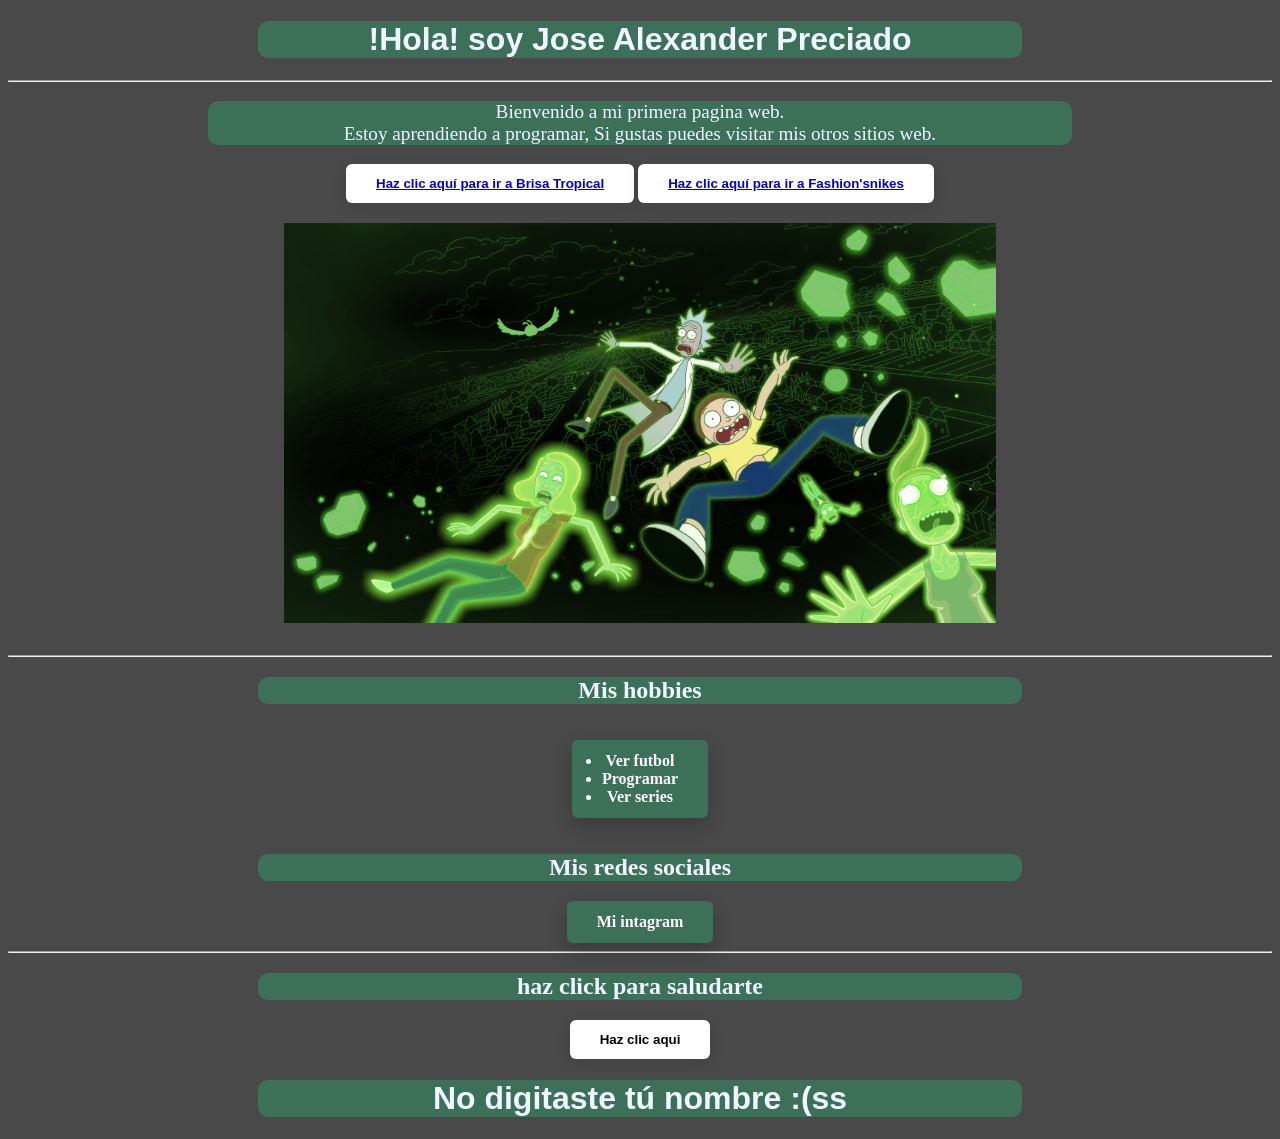
<file: mi primera pagina.html>
<!DOCTYPE html>
<!-- saved from url=(0043)https://mi-pagina-web-alexander.vercel.app/ -->
<html lang="es"><head><meta http-equiv="Content-Type" content="text/html; charset=UTF-8">
    
    <meta name="viewport" content="width=device-width, initial-scale=1.0">
    <title>mi primera pagina</title>
    <link rel="stylesheet" href="./mi primera pagina_files/style.css">
<style>:root .inset-x-0[x-data="adblockBanner()"], :root #hero a[download="Unicore.zip"], :root body > div[data-captcha-enable="true"] > div.cleanslate[id^="google-captcha-"] > div.captcha-box, :root html > #__cf_challenge_host__, :root html[data-scrapbook-source][data-scrapbook-create][data-scrapbook-title] > body.no-js > div.main-wrapper[role="main"] > div.main-content, :root html > body.body > div.container > div.content > form > table.optoutForm, :root html > body > div.container > form#unsubscribe-form[onsubmit="submitUnsubscribeForm(event)"], :root html[lang] > body:not([class]):not([id]):not([style]) > div.background-container > div.container > div.captcha-box, :root .wp-singular > iframe[srcdoc][allowfullscreen][allow*="clipboard-write"][style*="2147483647"], :root html > #nc-cover:not(body), :root body > .cf-root, :root .cjs-container > #checkbox-window, :root .wp-singular > div[data-sm][style*="2147483647"] > iframe[style*="100%"][allow*="clipboard-write"], :root #ipBar + .main, :root #mainBtn[onclick="startVerify()"], :root #turnstile[onclick="handleClick()"], :root body > .page > .verify-row, :root body > .page > #mainVerifyRow, :root html[lang] > body.ishome > div.adult + main.main, :root .container a[title="AI Jerk OFF"][href][target="_blank"], :root body > #mdl-register.modal.anm-e.regnow, :root .flex a[href^="http://adpostup.com/"], :root #app-root ~ a[href][target="_blank"][style="position: fixed;top: 0;left: 0;width: 100%;height: 100%;display: block;z-index: 9999999;cursor: auto"], :root #wrapper ~ a[href][target="_blank"][style="position: fixed;top: 0;left: 0;width: 100%;height: 100%;display: block;z-index: 9999999;cursor: auto"], :root .header ~ div[style^="position:fixed;inset:0;z-index:2147483647;background:black;opacity:0.01;height:"], :root img[width="728"][height="90"], :root button.btn[data-openuri*="/4/"], :root #adbtm[onclick="badr();"], :root #teaser3[style^="width: 100%;height:0;text-align: center;display: scroll;position:fixed;"], :root a[href^="https://www.polybuzz.ai/"] img.responsive-image, :root .kln > a[href^="https://www.polybuzz.ai/"], :root html[lang][style^="--main-bg-color"] > body:not([class]):not([id]) > div#container[style="visibility: visible;"] > div#banner[style="opacity:0"] ~ main:not([class]):not([id]) > div#message, :root #donate > a[href][style][onclick="thank_you()"][target="_blank"][rel="nofollow"], :root .container a[href^="https://insensitiveshoweraudible.com/"], :root .jwplayer ~ div[style="position:absolute;top:0;left:0;width: 100%;height: 100%;z-index:2147483647"], :root iframe.lazyloaded[data-src^="https://rcm-fe.amazon-adsystem.com/"], :root div[style^="position: fixed; inset: 0px; z-index: 2147483647; background: black; opacity: 0.01"], :root .skel-layers-fixed a[href*=".com/smartpop/"], :root [style^="position: fixed; inset: 0px; z-index: 2147483647; background-color: transparent; pointer-events: auto; cursor: auto; margin: 0px; padding: 0px; display: block;"], :root .ads-iframe:not([style="position: absolute; left: -10px; top: -10px;"]), :root .ad-content:not(:empty), :root div[style="position: fixed; display: block; width: 100%; height: 100%; inset: 0px; background-color: rgba(0, 0, 0, 0); z-index: 300000;"], :root #weatherad:not(:empty), :root #topbannerad:not(:empty), :root #topBannerAd:not(:empty), :root #ad_img:not(:empty), :root #adContext:not(:empty), :root .ad-300x250:not(.ads), :root [data-ad-width]:not([style$="left: -10000px !important; top: -1000px !important;"]):not(.adsbygoogle), :root .adunit:not(.text-ad), :root .adslot_1:not(.text-ad), :root #ads-footer:not([style^="position: absolute; left: -5000px"]), :root a.tdn[href^="https://landing.brazzersnetwork.com/"], :root #ads-1:not([style^="position: absolute; left: -5000px"]), :root #adframe:not(frameset):not([style^="position: absolute; left: -5000px"]), :root #ad_slot:not([style^="position: absolute; left: -5000px"]), :root #ad_big:not([style^="position: absolute; left: -5000px"]), :root #ad_area:not([style^="position: absolute; left: -5000px"]), :root #ad_300:not([style^="position: absolute; left: -5000px"]), :root a[dontfo=""][style$="position: absolute; z-index: 2147483647;"], :root [href^="https://join.enjoyx.com/track/"], :root a[href*=".click/?z="][href*="&n"], :root [href^="//taghaugh.com/"], :root div[class$="player-promo-col"], :root [href^="https://www.safestcontentgate.com/"], :root [href^="//cadsecs.com/"], :root [href^="//mellowads.com/"], :root .cjs-container > #verify-window, :root [href^="https://fireads.online/"], :root html[lang="vi"] .sspp-area, :root html[lang="tr"] > body.has-footer-ad.has-pageskin-desktop a.pageskin-desktop-wrapper, :root html[lang="tr"] #aa-wp .container-ads-adjustment, :root body > a.visible[id][href][target="_blank"], :root #videojs ~ div[style="position: absolute; top: 0px; left: 0px; width: 100%; height: 100%; z-index: 2147483646;"], :root html > #bw-rc-host, :root .close-btn4[onclick="closeAd4()"], :root .close-btn3[onclick="closeAd3()"], :root .close-btn[onclick="closeAd()"], :root #go-to-top + div[id][class], :root .bb ~ main#container .containerAds, :root #midadd:not(:empty), :root #adzerk:not(:empty), :root #advert-header:not(:empty), :root div.card > div#cbRow.checkbox-row[onclick="startVerify()"], :root #tongkatlol ~ script[src^="/shrinke/js/"] ~ .main-content-box > div[style="width:100%;height:110px"], :root body > div[style$="z-index: 2147483647; top: 0px; left: 0px; position: fixed; display: block;"], :root html > body > div.container.m-p > #checkbox-window.checkbox-window, :root .container a[href^="https://seduced.com"][href*="ref="], :root #kt_player .fp-brand, :root a[id][href="https://toolkitspro.com"][rel^="noopener noreferrer"], :root #kt_player #ads_iframe, :root .header-container a[href^="https://candyai.gg/"], :root [src^="//dombnrs.com/"], :root #kt_player ~ #sp-player, :root a[href*="/go.php?a_aid="], :root [href^="https://klsdee.com/"], :root [href^="//producebreed.com/"], :root #modern-player-root ~ div[id^="custom-invisible-overlay-"][class^="custom-popup-overlay-"], :root [href="//xxxrevpushclcdu.com/app.webp"], :root [href^="https://adult.xyz/"], :root [href^="https://popcash.net/"], :root a[href^="http://www.poweredbyliquidfire.mobi/"], :root [href^="https://t.mobtyb.com/"], :root [data-lnguri*="vipbox"], :root .reklama:not(.ads), :root a[href^="https://syndication.exdynsrv.com/splash.php"], :root [href*="/afu.php"], :root span[id^="ezoic-pub-ad-placeholder-"], :root ins.adsbygoogle[data-ad-slot], :root ins.adsbygoogle[data-ad-client], :root img[src^="https://s-img.adskeeper.com/"], :root #download a[download="Unicore.zip"], :root guj-ad, :root gpt-ad, :root div#spot-holder.spot-holder[style="display: block;"], :root div[ow-ad-unit-wrapper], :root div[id^="zergnet-widget"], :root html[lang] > body:not([class]):not([id]):not([style]) > div.container > div.recaptcha-box, :root div[id^="vuukle-ad-"], :root div[id^="taboola-stream-"], :root div[id^="sticky_ad_"], :root div[id^="st"][style^="z-index: 999999999;"], :root div[id^="rc-widget-"], :root html > body > div.content > dl > dd.dd1 > div.min_sider > form#form1[action="unsubscribe.php"], :root div[id^="mrec-leaderboard-"], :root div[id^="gpt_ad_"], :root div[id^="ezoic-pub-ad-"], :root div[id^="dfp-ad-"], :root div[id^="crt-"][style], :root div[id^="adspot-"], :root a[onclick="openAuc();"], :root ps-connatix-module, :root div[id^="ad_position_"], :root [data-ad-module]:not([style$="left: -10000px !important; top: -1000px !important;"]):not(.adsbygoogle), :root a[id][href="https://chpadblock.com/"][rel^="noopener noreferrer"], :root div[id^="ad-div-"], :root div[id*="ScriptRoot"], :root div[id*="MarketGid"], :root #banner468:not([style^="position: absolute; left: -5000px"]), :root div[data-id-advertdfpconf], :root div[data-dfp-id], :root div[style="top: 0px; left: 0px; width: 1287px; height: 500px; position: fixed; z-index: 2147483647;"], :root hl-adsense, :root div[data-contentexchange-widget], :root div[data-alias="300x250 Ad 2"], :root div[data-adzone], :root #buy-sell-ads:not(:empty), :root div[data-adunit-path], :root div[data-adname], :root div[data-ad-targeting], :root div[data-ad-region], :root div[data-ad-placeholder], :root div[aria-label="Ads"], :root .google-ad:not(.testAd), :root display-ads, :root #ad_space:not([style^="position: absolute; left: -5000px"]), :root display-ad-component, :root atf-ad-slot, :root aside[id^="adrotate_widgets-"], :root div[style^="position:fixed;inset:0px;z-index:2147483647;background:black;opacity:0.01"], :root aside[aria-label="retailmedia.complimentarySponsored"], :root html[lang] > body#body > * > div.cvh.BlockClicksActivityBusy, :root amp-fx-flying-carpet, :root amp-embed[type="taboola"], :root html > #nochain-demo-frame:not(body), :root html[lang="tr"] #aa-wp .rnd-ads-adjustment, :root amp-connatix-player, :root div[id^="google_dfp_"], :root ad-slot, :root a[href^="https://www.purevpn.com/"][href*="&utm_source=aff-"], :root a[href^="https://www.onlineusershielder.com/"], :root html[lang="tr"] > body.has-footer-ad.has-pageskin-desktop a.pageskin-click-right, :root a[href^="https://financeads.net/tc.php?"], :root a[href^="https://www.mrskin.com/tour"], :root a[href^="https://www.infowarsstore.com/"] > img, :root a[href^="https://www.highperformancecpmgate.com/"], :root amp-ad, :root a[href^="https://www.highcpmrevenuenetwork.com/"], :root a[href^="https://www.get-express-vpn.com/offer/"], :root a[href^="https://lnkxt.bannerator.com/"], :root a[href^="https://www.geekbuying.com/dynamic-ads/"], :root #cmdTextDisplay ~ *, :root [href^="https://groorsoa.net/"], :root a[href^="https://www.financeads.net/tc.php?"], :root a[href^="https://www.effectiveratecpm.com/"], :root [href^="https://www.herbanomic.com/"] > img, :root a[href^="https://www.dql2clk.com/"], :root [data-template-type="nativead"], :root a[href^="https://www.adultempire.com/"][href*="?partner_id="], :root a[href^="https://www.nutaku.net/signup/landing/"], :root a[href^="https://www.dating-finder.com/signup/?ai_d="], :root a[href^="https://wolf-327b.com/"], :root body > .content-wrapper > .cf-wrap, :root [data-ad-manager-id]:not([style$="left: -10000px !important; top: -1000px !important;"]):not(.adsbygoogle), :root a[href^="https://voluum.prom-xcams.com/"], :root a[href^="https://twinrdsyte.com/"], :root .category-ads:not(html):not(body):not(.post), :root a[href^="https://twinrdsrv.com/"], :root [href="https://snvhost.com/"], :root a[href^="https://trk.nfl-online-streams.club/"], :root a[href^="https://tracking.avapartner.com/"], :root a[href^="https://track.wg-aff.com"], :root a[href^="https://track.ultravpn.com/"], :root a[href^="https://track.afcpatrk.com/"], :root [href="https://t.me/Russia_Vs_Ukraine_War3"], :root a[href^="https://track.adform.net/"], :root a[href^="https://torguard.net/aff.php"] > img, :root .menu-item a[href^="https://go.rmhfrtnd.com"], :root [data-identity="adhesive-ad"], :root a[href^="https://tc.tradetracker.net/"] > img, :root a[href^="https://tatrck.com/"], :root a[href^="https://click.candyoffers.com/"], :root [href^="https://zstacklife.com/"] img, :root a[href^="https://t.aslnk.link/"], :root .container a[href^="https://go.mavrtracktor.com/"], :root a[onmousedown^="this.href='https://paid.outbrain.com/network/redir?"], :root a[href^="https://t.ajump1.com/"], :root a[href^="https://t.adating.link/"], :root a[href^="https://go.trackitalltheway.com/"], :root [href^="https://track.fiverr.com/visit/"] > img, :root a[href^="https://syndication.exoclick.com/"], :root a[href^="https://syndication.dynsrvtbg.com/"], :root div[data-alias="300x250 Ad 1"], :root a[href^="https://syndicate.contentsserved.com/"], :root a[href^="https://svb-analytics.trackerrr.com/"], :root a[onmousedown^="this.href='https://paid.outbrain.com/network/redir?"] + .ob_source, :root a[href^="http://www.iyalc.com/"], :root a[href^="https://claring-loccelkin.com/"], :root a[href^="https://stardomcoit.com/"], :root a[href^="https://track.aftrk5.com/"], :root a[href^="https://slkmis.com/"], :root a[href^="https://myclick-2.com/"], :root a[href^="https://sexynearme.com/"], :root a[href^="https://s.zlinkt.com/"], :root a[href^="https://s.zlinkr.com/"], :root bottomadblock, :root a[href^="https://s.zlinkd.com/"], :root a[href^="https://ad.doubleclick.net/"], :root a[href^="https://static.fleshlight.com/images/banners/"], :root a[href^="https://s.zlink7.com/"], :root a[href^="https://s.ma3ion.com/"], :root a[href^="https://www.privateinternetaccess.com/"] > img, :root a[href^="https://s.gentlefieldpattern.com/"], :root a[href^="https://s.eunow4u.com/"], :root a[href^="https://random-affiliate.atimaze.com/"], :root #downloadAd:not(:empty), :root #kt_player > div[style$="display: block;"][style*="inset: 0px;"], :root a[href^="https://quotationfirearmrevision.com/"], :root a[href^="https://pubads.g.doubleclick.net/"], :root a[href^="https://prf.hn/click/"][href*="/camref:"] > img, :root a[href^="https://www.dating-finder.com/?ai_d="], :root a[href^="https://serve.awmdelivery.com/"], :root a[href^="https://prf.hn/click/"][href*="/adref:"] > img, :root app-ad, :root [href^="https://ap.octopuspop.com/click/"] > img, :root a[href^="https://postback1win.com/"], :root html[lang] > body#body > * > div.cv-xwrapper > div.cvc > div.cv-inner, :root [href^="https://go.mavrtracktor.com/"], :root a[href^="https://a.adtng.com/"], :root a[href^="https://playnano.online/offerwalls/?ref="], :root a[href^="https://mmwebhandler.aff-online.com/"], :root a[href^="https://www.bet365.com/"][href*="affiliate="], :root a[href^="https://pb-track.com/"], :root a[href^="https://pb-front.com/"], :root a[href^="https://paid.outbrain.com/network/redir?"], :root a[href^="https://streamate.com/landing/click/"], :root div[class^="Adstyled__AdWrapper-"], :root a[href^="https://osfultrbriolenai.info/"], :root a[href^="https://upsups.click/"], :root .ad-placeholder:not(#detect, #detect_ad_empire, #filter_ads_by_classname, .adsbox), :root a[href^="https://ndt5.net/"], :root a[href^="https://natour.naughtyamerica.com/track/"], :root a.poly-title[href^="https://www.polybuzz.ai/"], :root a[href^="https://mediaserver.entainpartners.com/renderBanner.do?"], :root [data-ad-name], :root a[href^="https://loboclick.com/"], :root a[href^="https://lead1.pl/"], :root .cta-button[onclick="openUpdateModal()"], :root a[href^="https://landing.brazzersnetwork.com/"], :root a[href^="https://join.bannedsextapes.com/track/"], :root [href^="https://exi8ef83z9.com/"], :root a[href^="https://jaxofuna.com/"], :root a[href^="https://italarizege.xyz/"], :root .category-ad:not(html):not(body):not(.post), :root a[href^="https://s.happyleafmotion.com/"], :root a[href^="https://identicaldrench.com/"], :root a[href^="https://helmethomicidal.com/"], :root #adsquare:not([style^="position: absolute; left: -5000px"]), :root a[href^="https://golinks.work/"], :root a[href^="https://go.xxxjmp.com"], :root [class^="div-gpt-ad"]:not([style^="width: 1px; height: 1px; position: absolute; left: -10000px; top: -"]), :root a[href^="https://zirdough.net/"], :root [class^="tile-picker__CitrusBannerContainer-sc-"], :root a[href^="https://go.xxxiijmp.com"], :root .ad-link:not(.adsbox), :root a[href^="https://go.xtbaffiliates.com/"], :root a[href^="https://go.xlviirdr.com"], :root div[class$="-adlabel"], :root a[href^="https://go.xlviiirdr.com"], :root a[href^="https://go.xlivrdr.com"], :root a[href^="https://ismlks.com/"], :root [href^="https://www.mypillow.com/"] > img, :root a[href^="https://go.xlirdr.com"], :root [data-css-class="dfp-inarticle"], :root a[href^="https://go.tmrjmp.com"], :root a[href^="https://go.markets.com/visit/?bta="], :root a[href^="https://billing.purevpn.com/aff.php"] > img, :root a[href^="https://go.hpyrdr.com/"], :root [data-lnguri^="https://s3.amazonaws.com"], :root a[href^="https://lijavaxa.com/"], :root a[href^="https://go.goaserv.com/"], :root a[href^="https://go.etoro.com/"] > img, :root a[href^="https://go.dmzjmp.com"], :root a[href^="https://www.bang.com/?aff="], :root #mgb-container > #mgb, :root a[href^="https://go.admjmp.com"], :root a[href^="https://get.surfshark.net/aff_c?"][href*="&aff_id="] > img, :root a[href^="https://datewhisper.life/"], :root a[href^="https://click.linksynergy.com/fs-bin/"] > img, :root a[href^="https://get-link.xyz/"], :root a[href^="https://www.mrskin.com/account/"], :root a[id][href="https://hamrocsit.com"][rel^="noopener noreferrer"], :root a[href^="https://www.adskeeper.com"], :root #vidcloud-player > #overlay-container, :root a[data-redirect^="https://paid.outbrain.com/network/redir?"], :root [href^="https://clicks.affstrack.com/"] > img, :root a[href^="https://engine.phn.doublepimp.com/"], :root a[href^="https://dl-protect.net/"], :root a[href*=".foxqck.com/"], :root a[href^="https://ctosrd.com/"], :root a[href^="https://clixtrac.com/"], :root a[href^="https://clicks.pipaffiliates.com/"], :root #ad_footer:not([style^="position: absolute; left: -5000px"]), :root app-advertisement, :root a[href^="https://getmatchedlocally.com/"], :root a[href^="https://clickins.slixa.com/"], :root a[href^="https://combodef.com/"], :root a[href^="https://click.hoolig.app/"], :root a[href^="https://track.totalav.com/"], :root a[href^="https://ctrdwm.com/"], :root img[src^="https://images.purevpnaffiliates.com"], :root a[href^="https://porntubemate.com/"], :root a[href^="https://clickadilla.com/"], :root a[href^="https://click.dtiserv2.com/"], :root a[href^="https://www.adxsrve.com/"], :root a[href^="https://click.Ggpickaff.com/"], :root a[href^="https://go.awdeliverynet.com/"], :root a[href^="https://go.xlvirdr.com"], :root a[href^="https://cam4com.go2cloud.org/"], :root a[onclick^="window.location.replace('https://random-affiliate.atimaze.com/"], :root a[href^="https://bongacams2.com/track?"], :root a[href^="https://t.ajrkm1.com/"], :root #main-content a[href^="https://hub.buzzaffiliates.com/"], :root a[href^="https://bongacams10.com/track?"], :root a[href*=".g2afse.com/"], :root a[href^="https://bodelen.com/"], :root a[href^="//hoodingluster.com/"], :root a[href^="https://black77854.com/"], :root a[href^="https://rixofa.com/"], :root a[href^="https://best-experience-cool.com/"], :root [data-taboola-options], :root a[href^="https://believessway.com/"], :root a[href^="https://Click.ggpickaff.com/"], :root a[href^="https://banners.livepartners.com/"], :root a[href^="http://revolvemockerycopper.com/"], :root a[href^="https://awptjmp.com/"], :root a[href^="https://join.sexworld3d.com/track/"], :root a[href^="https://track.cam4tracking.com/"], :root a[href^="https://aweptjmp.com/"], :root a[href^="https://ausoafab.net/"], :root #tabVideo > .rmedia, :root a[href^="https://aj1070.online/"], :root a[href^="https://ads.planetwin365affiliate.com/"], :root a[href^="https://ads.leovegas.com/"], :root a[href^="https://a.medfoodhome.com/"], :root .nya-slot[style], :root a[href^="https://a.bestcontentweb.top/"], :root a[href^="https://adultfriendfinder.com/go/"], :root a[href^="https://a.bestcontentoperation.top/"], :root a[href^="https://a2.adform.net/"], :root a[href^="https://a.candyai.love/"], :root .banner-img > .pbl, :root [data-m-ad-id], :root a[href^="https://a-ads.com/"], :root [data-testid^="section-AdRowBillboard"], :root .ad-placeholder:not(#filter_ads_by_classname):not(#detect_ad_empire):not(#detect):not(.adsbox), :root broadstreet-zone-container, :root a[href^="https://ak.psaltauw.net/"], :root a[href^="https://1winpb.com/"], :root a[href^="https://chaturbate.com/in/?"], :root .home a[href^="https://s.zline0.com/"], :root a[href^="https://prf.hn/click/"][href*="/creativeref:"] > img, :root a[href*="&maxads="], :root a[href^="http://www.adultempire.com/unlimited/promo?"][href*="&partner_id="], :root a[href^="https://1betandgonow.com/"], :root div[id^="optidigital-adslot"], :root [href^="https://wsup.ai/"], :root a[href^="https://123-stream.org/"], :root a[href^="https://in.rabbtrk.com/"], :root a[href^="http://www.h4trck.com/"], :root [href^="https://a.acebet.com/api/click?"], :root #video_player ~ div[id] div[style^="position:fixed;inset:0px;z-index:"], :root a[href^="http://www.friendlyduck.com/AF_"], :root .btn-primary[onclick="showVerification()"], :root a[href^="http://partners.etoro.com/"], :root [href="https://chaturbate.jjgirls.com/"] > img, :root body div#notificationPopup.notificationPopupBlock, :root a[href^="http://cam4com.go2cloud.org/aff_c?"], :root a[href^="https://ads.betfair.com/redirect.aspx?"], :root #leader_ad:not(:empty), :root amp-ad-custom, :root [href^="http://referrer.website/"], :root a[href^="http://trk.globwo.online/"], :root a-ad, :root a[href^="https://offhandpump.com/"], :root a[href^="http://stickingrepute.com/"], :root #slashboxes > .deals-rail, :root [href^="http://mypillow.com/"] > img, :root a[href^="http://bongacams.com/track?"], :root .fp-ui > a[href][target="_blank"][style^="position: absolute; inset: 0px;"], :root a[href^="//startgaming.net/tienda/" i], :root a[href^="https://a.medfoodsafety.com/"], :root a[href^="//go.eabids.com/"], :root a[href^=" https://www.friendlyduck.com/AF_"], :root [data-cl-spot-id], :root a[href*="/jump/next.php?r="], :root #banner728x90:not([style^="position: absolute; left: -5000px"]), :root div[id^="lazyad-"], :root a[href^="http://com-1.pro/"], :root [href^="https://www.profitablegatecpm.com/"], :root a[href*=".cfm?domain="][href*="&fp="], :root #vstr ~ #overlay, :root [id^="section-ad-banner"], :root [id^="ad_slider"], :root html#html[sti][vic][lang] > body#allbody, :root [href^="https://www.onclickperformance.com/"], :root a[href^="https://www.goldenfrog.com/vyprvpn?offer_id="][href*="&aff_id="], :root a[href^="https://wmctjd.com/"], :root a[href*="//jjgirls.com/sex/Chaturbate"], :root [id^="ad-wrap-"], :root a[href^="http://sarcasmadvisor.com/"], :root .ad-slot:not(.adsbox):not(.adsbygoogle), :root [href^="https://www.restoro.com/"], :root [href^="https://www.targetingpartner.com/"], :root .close-btn2[onclick="closeAd2()"], :root a[href^="https://join.virtuallust3d.com/"], :root .section-subheader > .section-hotel-prices-header, :root [href^="https://www.hostg.xyz/"] > img, :root [href*="passtechusa.com"], :root a[href^="https://bngpt.com/"], :root a[href^="http://adultfriendfinder.com/go/"], :root a[href^="https://fastestvpn.com/lifetime-special-deal?a_aid="], :root a[href^="https://tour.mrskin.com/"], :root a[href^="https://s.zlink3.com/"], :root a[href^="http://sneakyadministration.com/"], :root [href^="https://www.brighteonstore.com/products/"] img, :root citrus-ad-wrapper, :root a[href^="https://go.grinsbest.com/"], :root [href^="https://www.avantlink.com/click.php"] img, :root html.canvas > body.wp-singular + div[popover="manual"], :root a[href^="https://t.acam.link/"], :root a[href^="https://go.strpjmp.com/"], :root [href^="https://url.totaladblock.com/"], :root div[id^="ad-position-"], :root a[href^="https://www.toprevenuegate.com/"], :root a[href^="https://bc.game/"], :root a[href^="https://bngprm.com/"], :root [href^="https://shiftnetwork.infusionsoft.com/go/"] > img, :root a[href^="https://trk.softonixs.xyz/"], :root [href^="https://wct.link/click?"], :root [href^="//look.utndln.com/offer"], :root div[data-adunit], :root app-large-ad, :root [href^="https://turtlebids.irauctions.com/"] img, :root a[href^="https://iqbroker.com/"][href*="?aff="], :root .p-post-ad:not(html):not(body), :root #vplayer ~ img[id][onclick], :root [href^="https://rpwmct.com/"], :root a[href^="https://go.cmtaffiliates.com/"], :root [href^="https://mylead.global/stl/"] > img, :root [data-testid="adBanner-wrapper"], :root [href^="https://optimizedelite.com/"] > img, :root a[href^="https://go.rmishe.com/"], :root [href^="https://ilovemyfreedoms.com/landing-"], :root a[href^="https://go.xxxijmp.com"], :root [href^="https://istlnkcl.com/"], :root a[href^="https://go.nordvpn.net/aff"] > img, :root #tongkatlol ~ script[src^="/shrinke/js/"] ~ .main-content-box + .content-box > div[id][style^="position: fixed; display: block; width: 100%;"], :root .\[\&_\.gdprAdTransparencyCogWheelButton\]\:\!pjra-z-\[5\], :root [href^="http://clicks.totemcash.com/"], :root a[href^="https://ad.zanox.com/ppc/"] > img, :root [data-d-ad-id], :root a[href*=".engine.adglare.net/"], :root [class~="mailpoet_form_popup_overlay"], :root a[href^="https://www.brazzersnetwork.com/landing/"], :root a[href^="https://explore-site.com/"], :root .AdBody:not(body), :root [href^="https://glersakr.com/"], :root a[href^="https://tm-offers.gamingadult.com/"], :root [href^="https://charmingdatings.life/"], :root [data-id^="div-gpt-ad"], :root a[href^="https://tracker.loropartners.com/"], :root [href^="https://awbbjmp.com/"], :root a[href^="https://go.bushheel.com/"], :root a[href^="https://ctjdwm.com/"], :root body > div.mw[role="main"] > .mc, :root a[href^="https://camfapr.com/landing/click/"], :root div[data-ad-wrapper], :root .gnt_em_vp_c[data-g-s="vp_dk"], :root [href="//sexcams.plus/"], :root [href^="http://www.mypillow.com/"] > img, :root a[href^="https://join.virtualtaboo.com/track/"], :root [id^="ad_sky"], :root [name^="google_ads_iframe"], :root [href^="https://go.xlrdr.com"], :root [href*="uselnk.com/"], :root a[href^="https://s.cant3am.com/"], :root .nav-item[href^="https://candyai.gg/"], :root [data-testid^="taboola-"], :root a[href^="https://track.1234sd123.com/"], :root zeus-ad, :root [data-testid="prism-ad-wrapper"], :root [href^="https://antiagingbed.com/discount/"] > img, :root a[href*=".adsrv.eacdn.com/"], :root #teaser1[style^="width:autopx;"], :root [href^="https://www.cloudways.com/en/?id"], :root #modal[doskip][prclck], :root body > .main-wrapper > .main-content > .intro > #checkbox-window, :root [data-uri^="https://s3.amazonaws.com"], :root [href^="https://mypatriotsupply.com/"] > img, :root a[href^="https://go.hpyjmp.com"], :root iframe[scrolling="no"][sandbox*="allow-popups allow-modals"][style^="width: 100%; height: 100%; border: none;"], :root [href^="https://mystore.com/"] > img, :root html[lang] > body.startnew > div#sections > section#section_uname, :root span[data-ez-ph-id], :root [href^="https://track.aftrk1.com/"], :root html[lang] > body:not([style]) > div.captchaBody, :root #adheader:not([style^="position: absolute; left: -5000px"]), :root div[id^="adngin-"], :root [data-rc-widget], :root a[href^="https://stellarcashflow.net/trck/"], :root [data-mobile-ad-id], :root [href^="https://join.playboyplus.com/track/"], :root html > #bw-cf-root, :root [href^="https://go.smljmp.com/"], :root a[href^="https://gamingadlt.com/?offer="], :root a[href^="https://go.bbrdbr.com"], :root a[href^="https://fc.lc/ref/"], :root body.user-clicked[style="cursor: auto;"] > #root > .app-container, :root a[href^="https://pb-imc.com/"], :root a[href^="https://www8.smartadserver.com/"], :root topadblock, :root a[href^="//s.zlinkd.com/"], :root a[href^="https://adclick.g.doubleclick.net/"], :root [data-freestar-ad][id], :root [data-dynamic-ads], :root [data-desktop-ad-id], :root [href^="https://track.wg-aff.com/click"], :root a[href^="https://go.rmhfrtnd.com"], :root [data-asg-ins], :root [data-block-type="ad"], :root [onclick*="content.ad/"], :root [href^="https://go.rdrjmp.com/"], :root a[href^="https://snowdayonline.xyz/"], :root a[href^="https://join.dreamsexworld.com/"], :root a[href^="http://join.brokestraightboys.com/track/"], :root div[id^="div-ads-"], :root [href^="https://rapidgator.net/article/premium/ref/"], :root a[href^="https://track.aftrk3.com/"], :root [href^="https://join3.bannedsextapes.com"], :root [href^="https://join.girlsoutwest.com/"], :root html > body.hold-transition.theme-primary.bg-img[style^="background-image"][style*="wallpaperaccess.com"][style*="background-repeat"][style*="background-size"], :root AMP-AD, :root [data-ad-cls], :root .ad-box:not(#ad-banner):not(:empty), :root body > .wrapper > .card-box > #step-1, :root [data-ez-name], :root a[style="width:100%;height:100%;z-index:10000000000000000;position:absolute;top:0;left:0;"], :root .ob_container .item-container-obpd, :root #ads_top:not(a), :root a[href^="https://go.mnaspm.com/"], :root a[href^="https://service.bv-aff-trx.com/"], :root .ad_slot:not(.text-ad), :root #st-ami + div[id][class*=" "], :root a[href^="https://6-partner.com/"], :root [class^="s2nPlayer"], :root a[href^="https://traffdaq.com/"], :root [data-testid="ad_testID"], :root [href^="https://ad.admitad.com/"], :root [href^="https://mypillow.com/"] > img, :root [data-testid="commercial-label-taboola"], :root a[href^="http://tc.tradetracker.net/"] > img, :root [class^="amp-ad-"], :root .ad_unit:not(.text-ad, .adsbox), :root [href="https://clickaine.com"], :root #playerOverlay[style="position:absolute; z-index:3"], :root a[href^="https://www.liquidfire.mobi/"], :root .grid > .container > #aside-promotion, :root DFP-AD, :root #hero + div.marquee-wrap + section#games + section#features + #download, :root #ads-banner:not([style^="position: absolute; left: -5000px"]), :root AD-SLOT, :root a[href^="https://www.googleadservices.com/pagead/aclk?"] > img, :root body > .security-container[style="opacity: 1; transform: translateY(0px);"], :root a[href^="https://a.bestcontentfood.top/"], :root #kt_player > a[target="_blank"], :root [href^="https://zone.gotrackier.com/"], :root .ad-area:not(.text-ad), :root a[href^="https://ab.advertiserurl.com/aff/"], :root #adSpecial:not(:empty), :root a[data-oburl^="https://paid.outbrain.com/network/redir?"], :root .sidebar-ad:not(.adsbygoogle), :root a[href^="https://s.zlinkn.com/"], :root a[href^="https://go.xxxvjmp.com/"], :root .ads_container:not(.text-ad), :root [class^="adDisplay-module"], :root div[style^="z-index: 999999; background-image: url(\"data:image/gif;base64,"][style$="position: absolute;"], :root [href^="https://affiliate.fastcomet.com/"] > img, :root a[href^="https://t.ajrkm3.com/"], :root in-page-message[doskip], :root [href^="https://aads.com/campaigns/"], :root a[href^="https://juicyads.in/"], :root #ad_728:not([style^="position: absolute; left: -5000px"]), :root div[id^="apn_native_ad_slot_"], :root .adhesion:not(body), :root body > div.captcha-container > div.captcha-card, :root ad-shield-ads, :root a[href^="https://hot-growngames.life/"], :root .ad_box:not(.text-ad), :root [href^="https://wap4dollar.com/ad/nonadult/serve.php"], :root [href="https://jdrucker.com/gold"] > img, :root .fp-player > div[style="position: absolute; inset: 0px; overflow: hidden; z-index: 160; background: transparent; display: block;"], :root .ad-wrap:not(#google_ads_iframe_checktag), :root a[href^="https://www.friendlyduck.com/AF_"], :root html[lang="tr"] #aa-wp + .fixed-footer .footer-ad-container, :root [href^="https://ad1.adfarm1.adition.com/"], :root #teaser3[style^="width:autopx;"], :root a[href^="https://gml-grp.com/"], :root a[href^="https://activate-game.com/"], :root .ob_dual_right > .ob_ads_header ~ .odb_div, :root a[href^="https://wittered-mainging.com/"], :root div[id][style^="position: fixed; inset: 0px; z-index: 2147483647; background: black"][style*="opacity: 0.01"], :root #teaser3[style="width: 100%;text-align: center;display: scroll;position:fixed;bottom: 0;margin: 0 auto;z-index: 103;"], :root html[lang="tr"] > body.has-footer-ad.has-pageskin-desktop a.pageskin-click-left, :root [data-revive-zoneid], :root a[href^="https://go.skinstrip.net"][href*="?campaignId="], :root figure.movie-detail-banner div[style="position: absolute; top: 0px; left: 0px; width: 100%; height: 100%; z-index: 999; cursor: pointer;"], :root #teaser2[style^="width:autopx;"], :root a[href^="https://losingoldfry.com/"], :root #player div[style$="cursor: pointer; position: absolute; width: 100%; height: 100%; padding: 1rem; z-index: 2147483647;"], :root div[style="position: fixed; inset: 0px; z-index: 2147483647; pointer-events: auto;"], :root .scroll-fixable.rail-right > .deals-rail, :root div[id^="adrotate_widgets-"], :root .Ad-Container:not(.adsbygoogle) { display: none !important; }</style></head>
<body>
    <div>
        <h1>!Hola! soy Jose Alexander Preciado</h1>
        <hr>
        <p>Bienvenido a mi primera pagina web. 
            <br> Estoy aprendiendo a programar, Si gustas puedes visitar mis otros sitios web.
        </p>
        <button><a href="https://alexander1045.github.io/Brisa-Tropical/#productos">Haz clic aquí para ir a Brisa Tropical</a></button>
        <button><a href="https://alexander1045.github.io/Fashion-snikes/#productos">Haz clic aquí para ir a Fashion'snikes</a></button>
        <br>
        <img src="./mi primera pagina_files/1269711.jpg" alt="">
    </div>
    <hr>
    <div>
        <h2 class="titulo">Mis hobbies</h2><samp></samp>
        <div>
            <ul>
                <li>Ver futbol</li>
                <li>Programar</li>
                <li>Ver series</li>
            </ul>
        </div>
        <h2 class="titulo">Mis redes sociales</h2>
        <a class="link" href="https://www.instagram.com/preciado_000/">Mi intagram</a>
        <hr>
        <h2 class="titulo">haz click para saludarte</h2>
        <button onclick="saludar()">Haz clic aqui</button>
        <h1 id="resultado">No digitaste tú nombre :(ss</h1>
    </div>

    <script src="./mi primera pagina_files/script.js.descarga"></script>
    

</body></html>
</file>
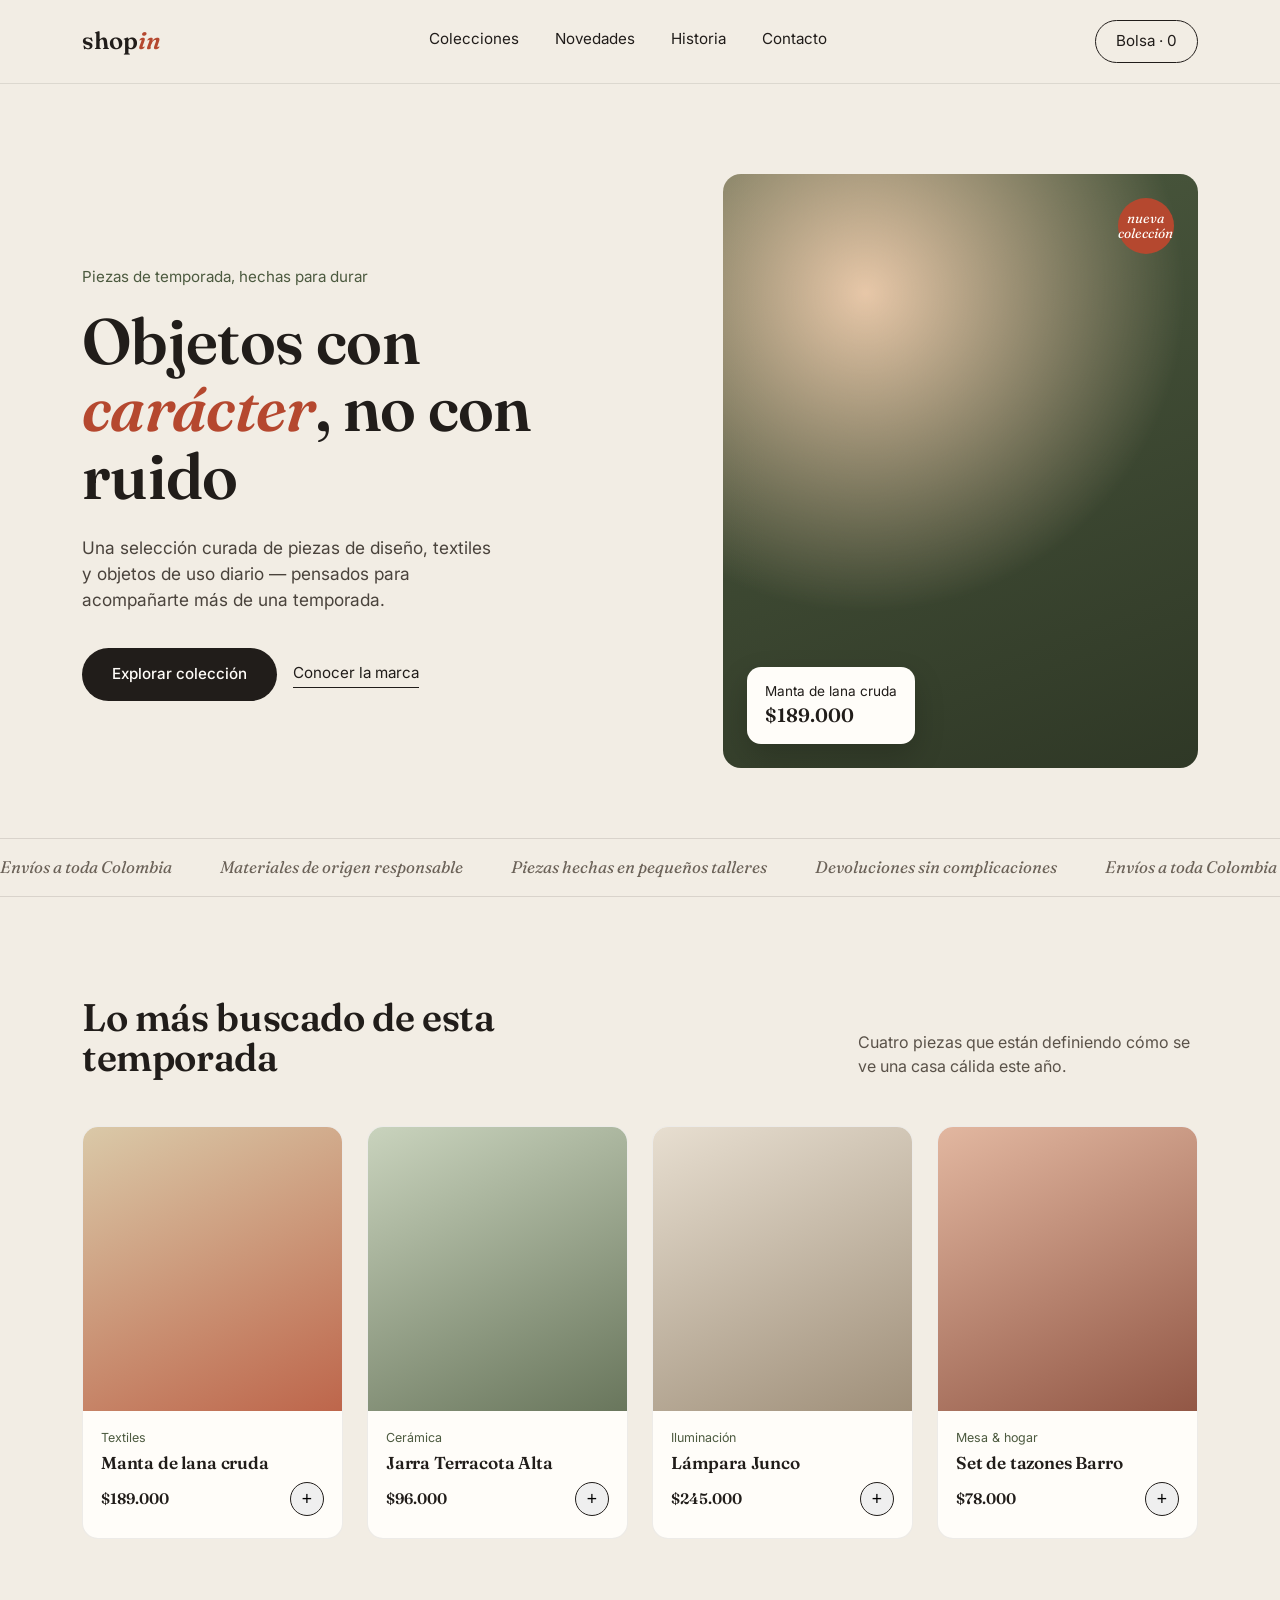
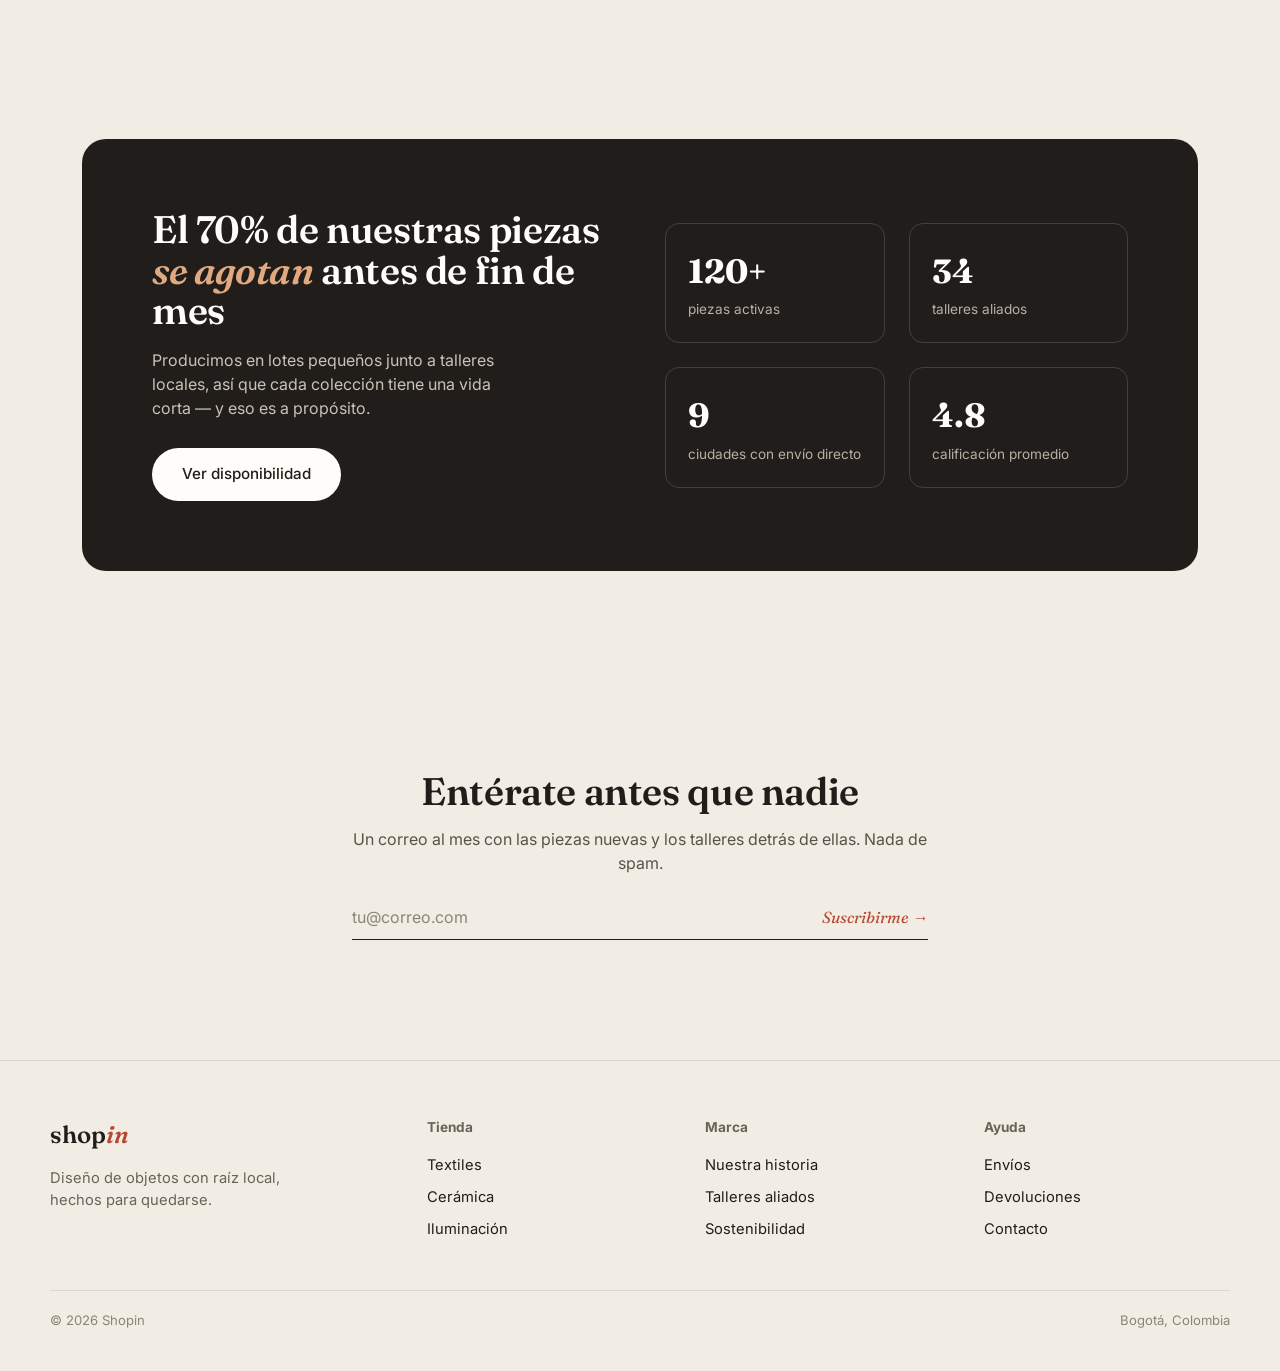
<file: shopin.html>
<!DOCTYPE html>
<html lang="es">
<head>
<meta charset="UTF-8">
<meta name="viewport" content="width=device-width, initial-scale=1, viewport-fit=cover">
<title>Shopin — Objetos con carácter</title>
<link rel="preconnect" href="https://fonts.googleapis.com">
<link rel="preconnect" href="https://fonts.gstatic.com" crossorigin>
<link href="https://fonts.googleapis.com/css2?family=Fraunces:ital,opsz,wght@0,9..144,400;0,9..144,600;1,9..144,500&family=Inter:wght@400;500;600&display=swap" rel="stylesheet">
<style>
  :root{
    --ink:#211d1a;
    --paper:#f2ede4;
    --clay:#b5482f;
    --moss:#4c5a3f;
    --sand:#dcd0ba;
    --white:#fffdf9;
    box-sizing:border-box;
    padding-top: env(safe-area-inset-top, 0px);
    padding-bottom: env(safe-area-inset-bottom, 0px);
  }
  *{box-sizing:border-box; margin:0; padding:0;}
  html{scroll-behavior:smooth; scroll-padding-top: env(safe-area-inset-top,0px);}
  body{
    background:var(--paper);
    color:var(--ink);
    font-family:'Inter',sans-serif;
    line-height:1.5;
    -webkit-font-smoothing:antialiased;
  }
  img{max-width:100%; display:block;}
  a{color:inherit; text-decoration:none;}

  h1,h2,h3{
    font-family:'Fraunces',serif;
    font-weight:600;
    letter-spacing:-0.01em;
    line-height:1.05;
  }

  .wrap{
    max-width:1180px;
    margin:0 auto;
    padding:0 32px;
  }

  /* ---------- HEADER ---------- */
  header{
    position:sticky;
    top:0;
    top: env(safe-area-inset-top, 0px);
    z-index:50;
    background:rgba(242,237,228,0.92);
    backdrop-filter:blur(6px);
    border-bottom:1px solid rgba(33,29,26,0.1);
  }
  .nav{
    display:flex;
    align-items:center;
    justify-content:space-between;
    padding:20px 32px;
    max-width:1180px;
    margin:0 auto;
  }
  .logo{
    font-family:'Fraunces',serif;
    font-size:1.5rem;
    font-weight:600;
  }
  .logo span{color:var(--clay); font-style:italic;}
  .nav-links{
    display:flex;
    gap:36px;
    font-size:0.95rem;
  }
  .nav-links a{
    position:relative;
    padding-bottom:4px;
  }
  .nav-links a::after{
    content:"";
    position:absolute;
    left:0; bottom:0;
    width:0%;
    height:1px;
    background:var(--clay);
    transition:width .25s ease;
  }
  .nav-links a:hover::after{width:100%;}
  .nav-cta{
    display:flex;
    align-items:center;
    gap:20px;
    font-size:0.95rem;
  }
  .bag{
    border:1px solid var(--ink);
    border-radius:100px;
    padding:9px 20px;
    transition:background .2s ease, color .2s ease;
  }
  .bag:hover{background:var(--ink); color:var(--white);}
  .menu-toggle{display:none; background:none; border:none; font-size:1.6rem; cursor:pointer;}

  /* ---------- HERO ---------- */
  .hero{
    padding:90px 32px 70px;
    max-width:1180px;
    margin:0 auto;
    display:grid;
    grid-template-columns:1.1fr 0.9fr;
    gap:60px;
    align-items:center;
  }
  .hero-copy .eyebrow{
    font-size:0.95rem;
    color:var(--moss);
    margin-bottom:18px;
  }
  .hero-copy h1{
    font-size:clamp(2.6rem, 5vw, 4.1rem);
    max-width:11ch;
  }
  .hero-copy h1 em{
    font-style:italic;
    color:var(--clay);
  }
  .hero-copy p{
    margin-top:26px;
    max-width:38ch;
    font-size:1.08rem;
    color:#4a433c;
  }
  .hero-actions{
    margin-top:36px;
    display:flex;
    gap:16px;
    align-items:center;
    flex-wrap:wrap;
  }
  .btn-primary{
    background:var(--ink);
    color:var(--white);
    padding:15px 30px;
    border-radius:100px;
    font-size:0.95rem;
    font-weight:500;
    transition:transform .2s ease, background .2s ease;
    display:inline-block;
  }
  .btn-primary:hover{background:var(--clay); transform:translateY(-2px);}
  .btn-ghost{
    font-size:0.95rem;
    border-bottom:1px solid var(--ink);
    padding-bottom:2px;
  }

  .hero-visual{
    position:relative;
    aspect-ratio:4/5;
    border-radius:18px;
    overflow:hidden;
    background:
      radial-gradient(circle at 30% 20%, #e7c7a8 0%, transparent 55%),
      linear-gradient(160deg, var(--moss) 0%, #2f3826 100%);
  }
  .hero-visual .price-tag{
    position:absolute;
    bottom:24px;
    left:24px;
    background:var(--white);
    color:var(--ink);
    padding:14px 18px;
    border-radius:14px;
    font-size:0.85rem;
    box-shadow:0 12px 30px rgba(0,0,0,0.18);
  }
  .price-tag strong{
    display:block;
    font-family:'Fraunces',serif;
    font-size:1.2rem;
    font-weight:600;
  }
  .hero-visual .mark{
    position:absolute;
    top:24px;
    right:24px;
    width:56px; height:56px;
    border-radius:50%;
    background:var(--clay);
    color:var(--white);
    display:flex;
    align-items:center;
    justify-content:center;
    font-family:'Fraunces',serif;
    font-style:italic;
    font-size:0.85rem;
    text-align:center;
    line-height:1.1;
  }

  /* ---------- MARQUEE STRIP ---------- */
  .strip{
    border-top:1px solid rgba(33,29,26,0.12);
    border-bottom:1px solid rgba(33,29,26,0.12);
    overflow:hidden;
    padding:16px 0;
    white-space:nowrap;
  }
  .strip-track{
    display:inline-flex;
    gap:48px;
    animation:scroll 26s linear infinite;
    font-family:'Fraunces',serif;
    font-style:italic;
    font-size:1.05rem;
    color:#6b6258;
  }
  @keyframes scroll{
    from{transform:translateX(0);}
    to{transform:translateX(-50%);}
  }
  @media (prefers-reduced-motion: reduce){
    .strip-track{animation:none;}
  }

  /* ---------- COLLECTIONS ---------- */
  .section{
    padding:100px 32px;
    max-width:1180px;
    margin:0 auto;
  }
  .section-head{
    display:flex;
    justify-content:space-between;
    align-items:flex-end;
    gap:24px;
    margin-bottom:48px;
    flex-wrap:wrap;
  }
  .section-head h2{
    font-size:clamp(1.9rem, 3vw, 2.6rem);
    max-width:16ch;
  }
  .section-head p{
    max-width:34ch;
    color:#5a5249;
    font-size:1rem;
  }

  .grid-products{
    display:grid;
    grid-template-columns:repeat(4,1fr);
    gap:24px;
  }
  .card{
    background:var(--white);
    border-radius:16px;
    overflow:hidden;
    border:1px solid rgba(33,29,26,0.08);
    transition:transform .25s ease, box-shadow .25s ease;
  }
  .card:hover{
    transform:translateY(-4px);
    box-shadow:0 18px 34px rgba(33,29,26,0.12);
  }
  .card-img{
    aspect-ratio:1/1.1;
    background-size:cover;
    background-position:center;
  }
  .c1{background:linear-gradient(155deg,#dac9a8,#b5482f 130%);}
  .c2{background:linear-gradient(155deg,#c9d3bd,#4c5a3f 130%);}
  .c3{background:linear-gradient(155deg,#e7ded0,#8a7860 130%);}
  .c4{background:linear-gradient(155deg,#e2b7a0,#7a3a2a 130%);}

  .card-body{padding:18px 18px 22px;}
  .card-body .tag{font-size:0.78rem; color:var(--moss); margin-bottom:6px;}
  .card-body h3{font-size:1.08rem; font-weight:600; margin-bottom:6px;}
  .card-body .price{
    display:flex;
    justify-content:space-between;
    align-items:center;
    margin-top:10px;
    font-size:0.95rem;
  }
  .price .amount{font-family:'Fraunces',serif; font-weight:600;}
  .add-btn{
    width:34px; height:34px;
    border-radius:50%;
    border:1px solid var(--ink);
    display:flex;
    align-items:center;
    justify-content:center;
    font-size:1.1rem;
    transition:background .2s ease, color .2s ease;
  }
  .add-btn:hover{background:var(--ink); color:var(--white);}

  /* ---------- SPLIT PROMO ---------- */
  .promo{
    background:var(--ink);
    color:var(--paper);
    border-radius:24px;
    padding:70px;
    display:grid;
    grid-template-columns:1fr 1fr;
    gap:50px;
    align-items:center;
  }
  .promo h2{
    font-size:clamp(1.9rem,3vw,2.6rem);
    color:var(--white);
  }
  .promo h2 em{color:#e0a980; font-style:italic;}
  .promo p{margin-top:18px; color:#c9c2b6; max-width:38ch;}
  .promo .btn-primary{
    margin-top:28px;
    background:var(--white);
    color:var(--ink);
  }
  .promo .btn-primary:hover{background:var(--clay); color:var(--white);}
  .promo-stats{
    display:grid;
    grid-template-columns:1fr 1fr;
    gap:24px;
  }
  .stat{
    border:1px solid rgba(255,255,255,0.15);
    border-radius:14px;
    padding:22px;
  }
  .stat strong{
    font-family:'Fraunces',serif;
    font-size:2.1rem;
    display:block;
    color:var(--white);
  }
  .stat span{font-size:0.85rem; color:#b8b0a2;}

  /* ---------- NEWSLETTER ---------- */
  .newsletter{
    text-align:center;
    padding:100px 32px 120px;
    max-width:640px;
    margin:0 auto;
  }
  .newsletter h2{font-size:clamp(1.8rem,3vw,2.4rem);}
  .newsletter p{margin-top:16px; color:#5a5249;}
  .newsletter form{
    margin-top:32px;
    display:flex;
    border-bottom:1.5px solid var(--ink);
    padding-bottom:12px;
    gap:12px;
  }
  .newsletter input{
    flex:1;
    border:none;
    background:none;
    font-family:'Inter',sans-serif;
    font-size:1rem;
    color:var(--ink);
    outline:none;
  }
  .newsletter input::placeholder{color:#8c8478;}
  .newsletter button{
    background:none;
    border:none;
    font-family:'Fraunces',serif;
    font-style:italic;
    font-size:1rem;
    cursor:pointer;
    color:var(--clay);
  }

  /* ---------- FOOTER ---------- */
  footer{
    border-top:1px solid rgba(33,29,26,0.12);
    padding:56px 32px 40px;
  }
  .footer-grid{
    max-width:1180px;
    margin:0 auto;
    display:grid;
    grid-template-columns:1.4fr 1fr 1fr 1fr;
    gap:32px;
  }
  .footer-grid h4{
    font-size:0.85rem;
    margin-bottom:16px;
    color:#6b6258;
  }
  .footer-grid ul{list-style:none;}
  .footer-grid li{margin-bottom:10px; font-size:0.92rem;}
  .footer-grid li a:hover{color:var(--clay);}
  .footer-bottom{
    max-width:1180px;
    margin:40px auto 0;
    display:flex;
    justify-content:space-between;
    font-size:0.82rem;
    color:#8c8478;
    border-top:1px solid rgba(33,29,26,0.1);
    padding-top:20px;
    flex-wrap:wrap;
    gap:10px;
  }

  /* ---------- RESPONSIVE ---------- */
  @media (max-width:900px){
    .hero{grid-template-columns:1fr; padding-top:50px;}
    .grid-products{grid-template-columns:repeat(2,1fr);}
    .promo{grid-template-columns:1fr; padding:44px 28px;}
    .nav-links{display:none;}
    .menu-toggle{display:block;}
    .footer-grid{grid-template-columns:1fr 1fr;}
  }
  @media (max-width:520px){
    .grid-products{grid-template-columns:1fr 1fr; gap:14px;}
    .section{padding:64px 20px;}
    .hero{padding:40px 20px 50px;}
    .nav{padding:16px 20px;}
    .promo-stats{grid-template-columns:1fr;}
    .footer-grid{grid-template-columns:1fr;}
  }

  :focus-visible{
    outline:2px solid var(--clay);
    outline-offset:3px;
  }
</style>
</head>
<body>

<header>
  <nav class="nav">
    <div class="logo">shop<span>in</span></div>
    <div class="nav-links">
      <a href="#colecciones">Colecciones</a>
      <a href="#novedades">Novedades</a>
      <a href="#historia">Historia</a>
      <a href="#contacto">Contacto</a>
    </div>
    <div class="nav-cta">
      <a href="#" class="bag">Bolsa · 0</a>
    </div>
    <button class="menu-toggle" aria-label="Abrir menú">☰</button>
  </nav>
</header>

<section class="hero">
  <div class="hero-copy">
    <p class="eyebrow">Piezas de temporada, hechas para durar</p>
    <h1>Objetos con <em>carácter</em>, no con ruido</h1>
    <p>Una selección curada de piezas de diseño, textiles y objetos de uso diario — pensados para acompañarte más de una temporada.</p>
    <div class="hero-actions">
      <a href="#colecciones" class="btn-primary">Explorar colección</a>
      <a href="#historia" class="btn-ghost">Conocer la marca</a>
    </div>
  </div>
  <div class="hero-visual">
    <div class="mark">nueva<br>colección</div>
    <div class="price-tag">Manta de lana cruda<strong>$189.000</strong></div>
  </div>
</section>

<div class="strip">
  <div class="strip-track">
    <span>Envíos a toda Colombia</span>
    <span>Materiales de origen responsable</span>
    <span>Piezas hechas en pequeños talleres</span>
    <span>Devoluciones sin complicaciones</span>
    <span>Envíos a toda Colombia</span>
    <span>Materiales de origen responsable</span>
    <span>Piezas hechas en pequeños talleres</span>
    <span>Devoluciones sin complicaciones</span>
  </div>
</div>

<section class="section" id="colecciones">
  <div class="section-head">
    <h2>Lo más buscado de esta temporada</h2>
    <p>Cuatro piezas que están definiendo cómo se ve una casa cálida este año.</p>
  </div>
  <div class="grid-products">
    <article class="card">
      <div class="card-img c1"></div>
      <div class="card-body">
        <p class="tag">Textiles</p>
        <h3>Manta de lana cruda</h3>
        <div class="price">
          <span class="amount">$189.000</span>
          <button class="add-btn" aria-label="Agregar a la bolsa">+</button>
        </div>
      </div>
    </article>
    <article class="card">
      <div class="card-img c2"></div>
      <div class="card-body">
        <p class="tag">Cerámica</p>
        <h3>Jarra Terracota Alta</h3>
        <div class="price">
          <span class="amount">$96.000</span>
          <button class="add-btn" aria-label="Agregar a la bolsa">+</button>
        </div>
      </div>
    </article>
    <article class="card">
      <div class="card-img c3"></div>
      <div class="card-body">
        <p class="tag">Iluminación</p>
        <h3>Lámpara Junco</h3>
        <div class="price">
          <span class="amount">$245.000</span>
          <button class="add-btn" aria-label="Agregar a la bolsa">+</button>
        </div>
      </div>
    </article>
    <article class="card">
      <div class="card-img c4"></div>
      <div class="card-body">
        <p class="tag">Mesa &amp; hogar</p>
        <h3>Set de tazones Barro</h3>
        <div class="price">
          <span class="amount">$78.000</span>
          <button class="add-btn" aria-label="Agregar a la bolsa">+</button>
        </div>
      </div>
    </article>
  </div>
</section>

<section class="section" id="novedades">
  <div class="promo">
    <div>
      <h2>El 70% de nuestras piezas <em>se agotan</em> antes de fin de mes</h2>
      <p>Producimos en lotes pequeños junto a talleres locales, así que cada colección tiene una vida corta — y eso es a propósito.</p>
      <a href="#colecciones" class="btn-primary">Ver disponibilidad</a>
    </div>
    <div class="promo-stats">
      <div class="stat"><strong>120+</strong><span>piezas activas</span></div>
      <div class="stat"><strong>34</strong><span>talleres aliados</span></div>
      <div class="stat"><strong>9</strong><span>ciudades con envío directo</span></div>
      <div class="stat"><strong>4.8</strong><span>calificación promedio</span></div>
    </div>
  </div>
</section>

<section class="newsletter" id="historia">
  <h2>Entérate antes que nadie</h2>
  <p>Un correo al mes con las piezas nuevas y los talleres detrás de ellas. Nada de spam.</p>
  <form onsubmit="event.preventDefault(); this.querySelector('button').textContent='¡Listo!';">
    <input type="email" placeholder="tu@correo.com" required>
    <button type="submit">Suscribirme →</button>
  </form>
</section>

<footer id="contacto">
  <div class="footer-grid">
    <div>
      <div class="logo" style="margin-bottom:14px;">shop<span>in</span></div>
      <p style="color:#6b6258; font-size:0.92rem; max-width:28ch;">Diseño de objetos con raíz local, hechos para quedarse.</p>
    </div>
    <div>
      <h4>Tienda</h4>
      <ul>
        <li><a href="#">Textiles</a></li>
        <li><a href="#">Cerámica</a></li>
        <li><a href="#">Iluminación</a></li>
      </ul>
    </div>
    <div>
      <h4>Marca</h4>
      <ul>
        <li><a href="#">Nuestra historia</a></li>
        <li><a href="#">Talleres aliados</a></li>
        <li><a href="#">Sostenibilidad</a></li>
      </ul>
    </div>
    <div>
      <h4>Ayuda</h4>
      <ul>
        <li><a href="#">Envíos</a></li>
        <li><a href="#">Devoluciones</a></li>
        <li><a href="#">Contacto</a></li>
      </ul>
    </div>
  </div>
  <div class="footer-bottom">
    <span>© 2026 Shopin</span>
    <span>Bogotá, Colombia</span>
  </div>
</footer>

</body>
</html>
</file>
<file: mi primera pagina_files/style.css>
body {
    text-align: center;
    background: rgb(73, 73, 73);
}
h1 {
    color: aliceblue;
    background-color: rgb(60, 112, 89);
    border-radius: 10px;
    margin-left: 250px;
    margin-right: 250px;
    font-family: 'Lucida Sans', 'Lucida Sans Regular', 'Lucida Grande', 'Lucida Sans Unicode', Geneva, Verdana, sans-serif;
}
p {
    color: aliceblue;
    font-family: 'Times New Roman', Times, serif;
    margin-left: 200px;
    margin-right: 200px;
    background-color: rgb(60, 112, 89);
    border-radius: 10px;
    font-size: 1.2rem;
}
img {
    height: 400px;
    border-radius: 10px;
    margin-left: auto;
    margin-right: auto;
    padding: 20px;
}
button {
    display: inline-block;
    background: white;
    padding: 12px 30px;
    border-radius: 6px;
    text-decoration: none;
    font-weight: bold;
    border: none;
    cursor: pointer;
    transition: all 0.3s;
    box-shadow: 0 4px 15px rgba(0, 0, 0, 0.1);
    transition: all 0.3s ease;
}
button:hover {
    background: rgb(60, 112, 89);
    color: white;
    cursor: pointer;
    transform: translateY(-3px);
    box-shadow: 0 8px 20px rgba(0, 0, 0, 0.2);
}
ul {
    display: inline-block;
    text-align: center;
    color: aliceblue;
}
.titulo {
    font-size: 1.5rem;
    text-align: center;
    color: aliceblue;
    background-color: rgb(60, 112, 89);
    border-radius: 10px;
    margin-left: 250px;
    margin-right: 250px;
    font-family: 'Lucida Sans', 'Lucida Sans Regula,r'
} 
.link {
    display: inline-block;
    background: white;
    padding: 12px 30px;
    border-radius: 6px;
    text-decoration: none;
    font-weight: bold;
    border: none;
    background: rgb(60, 112, 89);
    color: white;
    box-shadow: 0 8px 20px rgba(0, 0, 0, 0.2);
    transition: all 0.3s ease;
}
.link:hover {
    background: rgb(255, 255, 255);
    color: rgb(60, 112, 89);
    cursor: pointer;
    transform: translateY(-3px);
    box-shadow: 0 8px 20px rgba(0, 0, 0, 0.2);
}
ul {
    display: inline-block;
    background: white;
    padding: 12px 30px;
    border-radius: 6px;
    text-decoration: none;
    font-weight: bold;
    border: none;
    background: rgb(60, 112, 89);
    color: white;
    box-shadow: 0 8px 20px rgba(0, 0, 0, 0.2);
}
</file>
